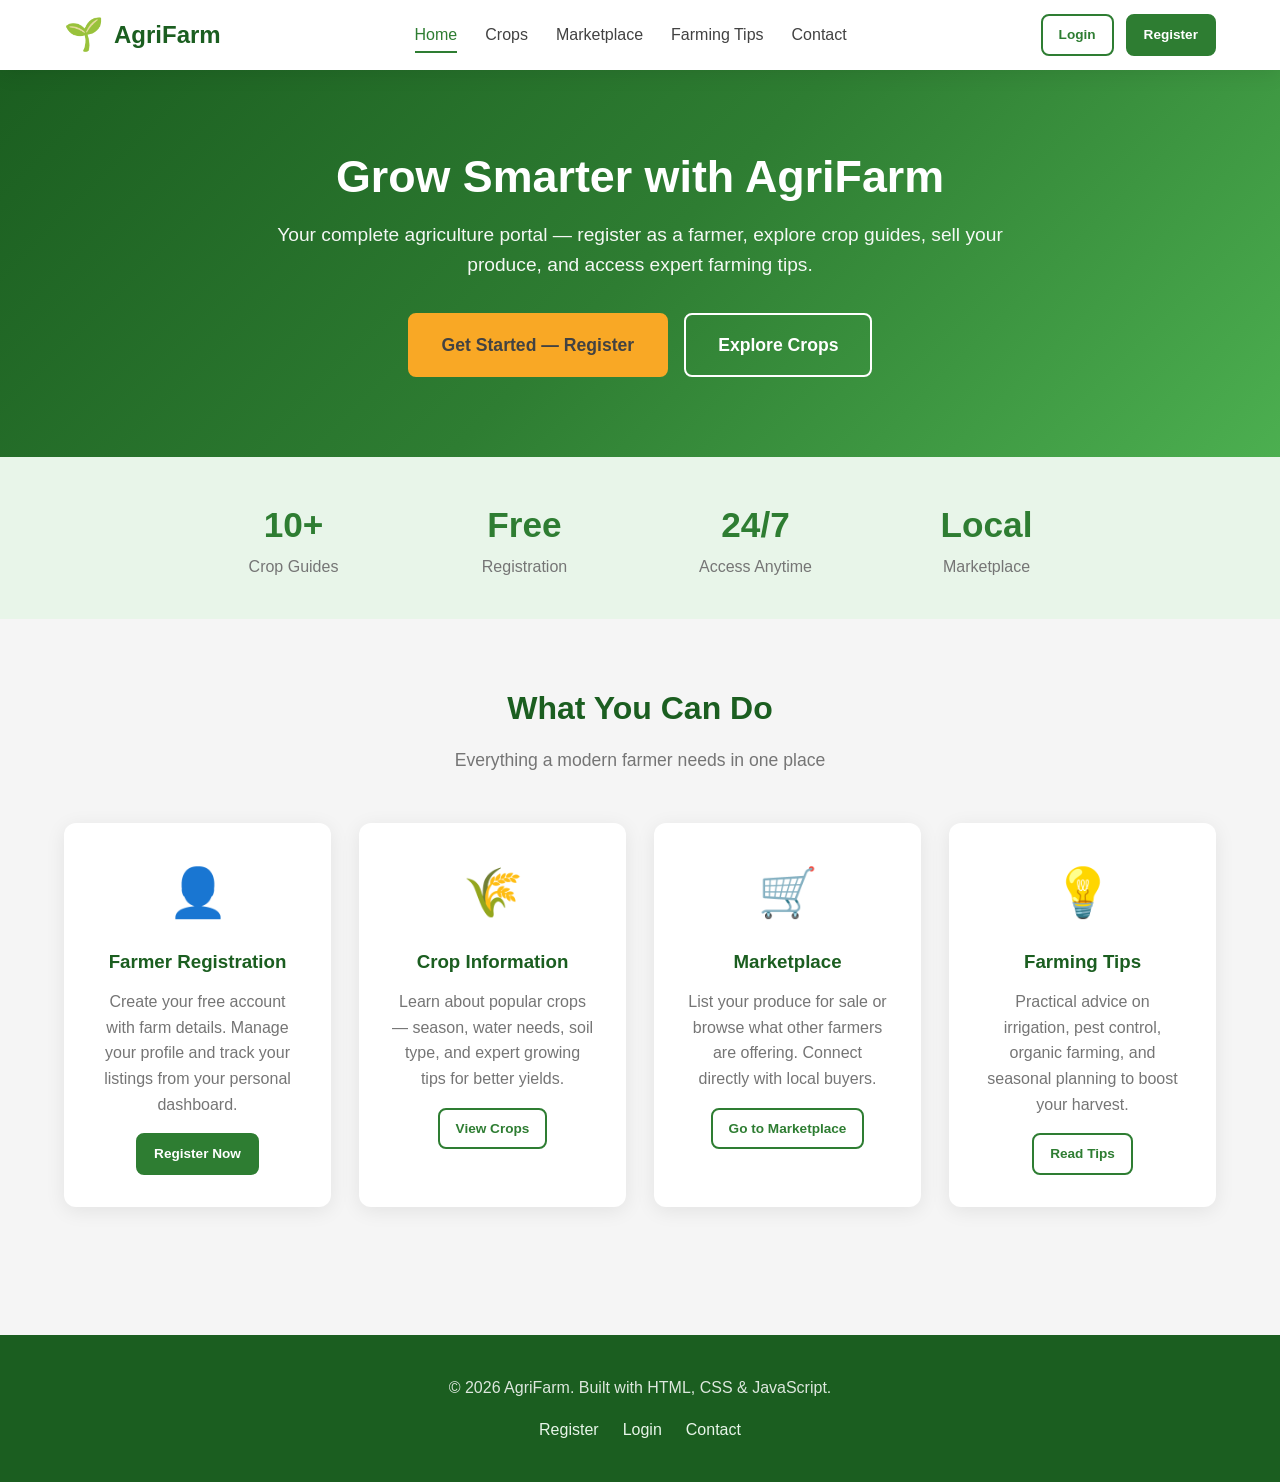
<file: index.html>
<!DOCTYPE html>
<html lang="en">
<head>
  <meta charset="UTF-8">
  <meta name="viewport" content="width=device-width, initial-scale=1.0">
  <title>AgriFarm - Smart Agriculture Portal</title>
  <link rel="stylesheet" href="css/styles.css">
</head>
<body>
  <nav class="navbar">
    <div class="nav-container">
      <a href="index.html" class="logo">
        <span class="logo-icon">🌱</span>
        AgriFarm
      </a>
      <ul class="nav-links">
        <li><a href="index.html" data-page="home" class="active">Home</a></li>
        <li><a href="crops.html" data-page="crops">Crops</a></li>
        <li><a href="marketplace.html" data-page="marketplace">Marketplace</a></li>
        <li><a href="tips.html" data-page="tips">Farming Tips</a></li>
        <li><a href="contact.html" data-page="contact">Contact</a></li>
      </ul>
      <div class="nav-auth" id="navAuth"></div>
    </div>
  </nav>

  <section class="hero">
    <div class="hero-content">
      <h1>Grow Smarter with AgriFarm</h1>
      <p>Your complete agriculture portal — register as a farmer, explore crop guides, sell your produce, and access expert farming tips.</p>
      <div class="hero-buttons">
        <a href="register.html" class="btn btn-primary btn-lg">Get Started — Register</a>
        <a href="crops.html" class="btn btn-outline btn-lg">Explore Crops</a>
      </div>
    </div>
  </section>

  <section class="stats-bar">
    <div class="stats-grid">
      <div class="stat-item">
        <h3>10+</h3>
        <p>Crop Guides</p>
      </div>
      <div class="stat-item">
        <h3>Free</h3>
        <p>Registration</p>
      </div>
      <div class="stat-item">
        <h3>24/7</h3>
        <p>Access Anytime</p>
      </div>
      <div class="stat-item">
        <h3>Local</h3>
        <p>Marketplace</p>
      </div>
    </div>
  </section>

  <section class="section">
    <h2 class="section-title">What You Can Do</h2>
    <p class="section-subtitle">Everything a modern farmer needs in one place</p>
    <div class="features-grid">
      <div class="feature-card">
        <div class="feature-icon">👤</div>
        <h3>Farmer Registration</h3>
        <p>Create your free account with farm details. Manage your profile and track your listings from your personal dashboard.</p>
        <a href="register.html" class="btn btn-primary btn-sm" style="margin-top:16px">Register Now</a>
      </div>
      <div class="feature-card">
        <div class="feature-icon">🌾</div>
        <h3>Crop Information</h3>
        <p>Learn about popular crops — season, water needs, soil type, and expert growing tips for better yields.</p>
        <a href="crops.html" class="btn btn-outline btn-sm" style="margin-top:16px">View Crops</a>
      </div>
      <div class="feature-card">
        <div class="feature-icon">🛒</div>
        <h3>Marketplace</h3>
        <p>List your produce for sale or browse what other farmers are offering. Connect directly with local buyers.</p>
        <a href="marketplace.html" class="btn btn-outline btn-sm" style="margin-top:16px">Go to Marketplace</a>
      </div>
      <div class="feature-card">
        <div class="feature-icon">💡</div>
        <h3>Farming Tips</h3>
        <p>Practical advice on irrigation, pest control, organic farming, and seasonal planning to boost your harvest.</p>
        <a href="tips.html" class="btn btn-outline btn-sm" style="margin-top:16px">Read Tips</a>
      </div>
    </div>
  </section>

  <footer class="footer">
    <p>&copy; 2026 AgriFarm. Built with HTML, CSS & JavaScript.</p>
    <div class="footer-links">
      <a href="register.html">Register</a>
      <a href="login.html">Login</a>
      <a href="contact.html">Contact</a>
    </div>
  </footer>

  <script src="js/config.js"></script>
  <script src="js/crops-google-data.js"></script>
  <script src="js/database.js"></script>
  <script src="js/auth.js"></script>
  <script src="js/app.js"></script>
  <script>setActiveNav('home');</script>
</body>
</html>
</file>
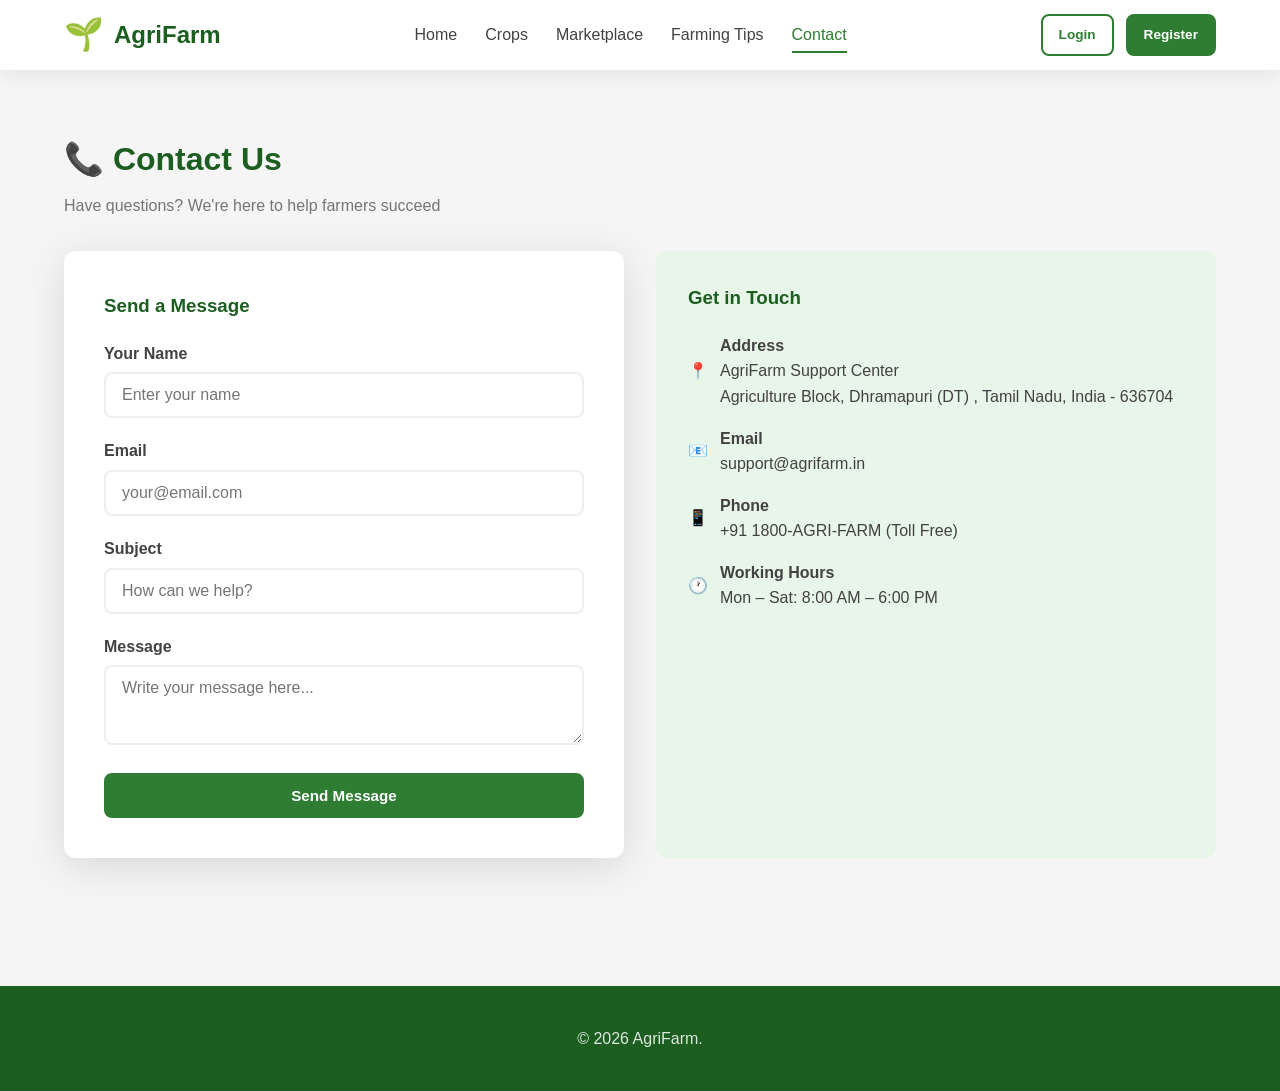
<file: contact.html>
<!DOCTYPE html>
<html lang="en">
<head>
  <meta charset="UTF-8">
  <meta name="viewport" content="width=device-width, initial-scale=1.0">
  <title>Contact - AgriFarm</title>
  <link rel="stylesheet" href="css/styles.css">
</head>
<body>
  <nav class="navbar">
    <div class="nav-container">
      <a href="index.html" class="logo">
        <span class="logo-icon">🌱</span>
        AgriFarm
      </a>
      <ul class="nav-links">
        <li><a href="index.html" data-page="home">Home</a></li>
        <li><a href="crops.html" data-page="crops">Crops</a></li>
        <li><a href="marketplace.html" data-page="marketplace">Marketplace</a></li>
        <li><a href="tips.html" data-page="tips">Farming Tips</a></li>
        <li><a href="contact.html" data-page="contact" class="active">Contact</a></li>
      </ul>
      <div class="nav-auth" id="navAuth"></div>
    </div>
  </nav>

  <section class="section">
    <h1 class="page-title">📞 Contact Us</h1>
    <p class="page-subtitle">Have questions? We're here to help farmers succeed</p>

    <div class="contact-grid">
      <div class="form-card">
        <h3 style="color:var(--green-dark); margin-bottom:20px">Send a Message</h3>
        <div id="contactMessage" class="message"></div>
        <form onsubmit="handleContact(event)">
          <div class="form-group">
            <label for="contactName">Your Name</label>
            <input type="text" id="contactName" placeholder="Enter your name" required>
          </div>
          <div class="form-group">
            <label for="contactEmail">Email</label>
            <input type="email" id="contactEmail" placeholder="your@email.com" required>
          </div>
          <div class="form-group">
            <label for="contactSubject">Subject</label>
            <input type="text" id="contactSubject" placeholder="How can we help?" required>
          </div>
          <div class="form-group">
            <label for="contactMessageText">Message</label>
            <textarea id="contactMessageText" placeholder="Write your message here..." required></textarea>
          </div>
          <button type="submit" class="btn btn-primary" style="width:100%">Send Message</button>
        </form>
      </div>

      <div class="contact-info">
        <h3>Get in Touch</h3>
        <div class="contact-item">
          <span>📍</span>
          <div>
            <strong>Address</strong><br>
            AgriFarm Support Center<br>
            Agriculture Block, Dhramapuri (DT) , Tamil Nadu, India - 636704
          </div>
        </div>
        <div class="contact-item">
          <span>📧</span>
          <div>
            <strong>Email</strong><br>
            support@agrifarm.in
          </div>
        </div>
        <div class="contact-item">
          <span>📱</span>
          <div>
            <strong>Phone</strong><br>
            +91 1800-AGRI-FARM (Toll Free)
          </div>
        </div>
        <div class="contact-item">
          <span>🕐</span>
          <div>
            <strong>Working Hours</strong><br>
            Mon – Sat: 8:00 AM – 6:00 PM
          </div>
        </div>
      </div>
    </div>
  </section>

  <footer class="footer">
    <p>&copy; 2026 AgriFarm.</p>
  </footer>

  <script src="js/config.js"></script>
  <script src="js/crops-google-data.js"></script>
  <script src="js/database.js"></script>
  <script src="js/auth.js"></script>
  <script src="js/app.js"></script>
  <script>
    setActiveNav('contact');

    function handleContact(event) {
      event.preventDefault();
      const msgEl = document.getElementById('contactMessage');
      msgEl.textContent = 'Thank you! Your message has been received. We will get back to you soon.';
      msgEl.className = 'message success';
      msgEl.style.display = 'block';
      event.target.reset();
    }
  </script>
</body>
</html>
</file>
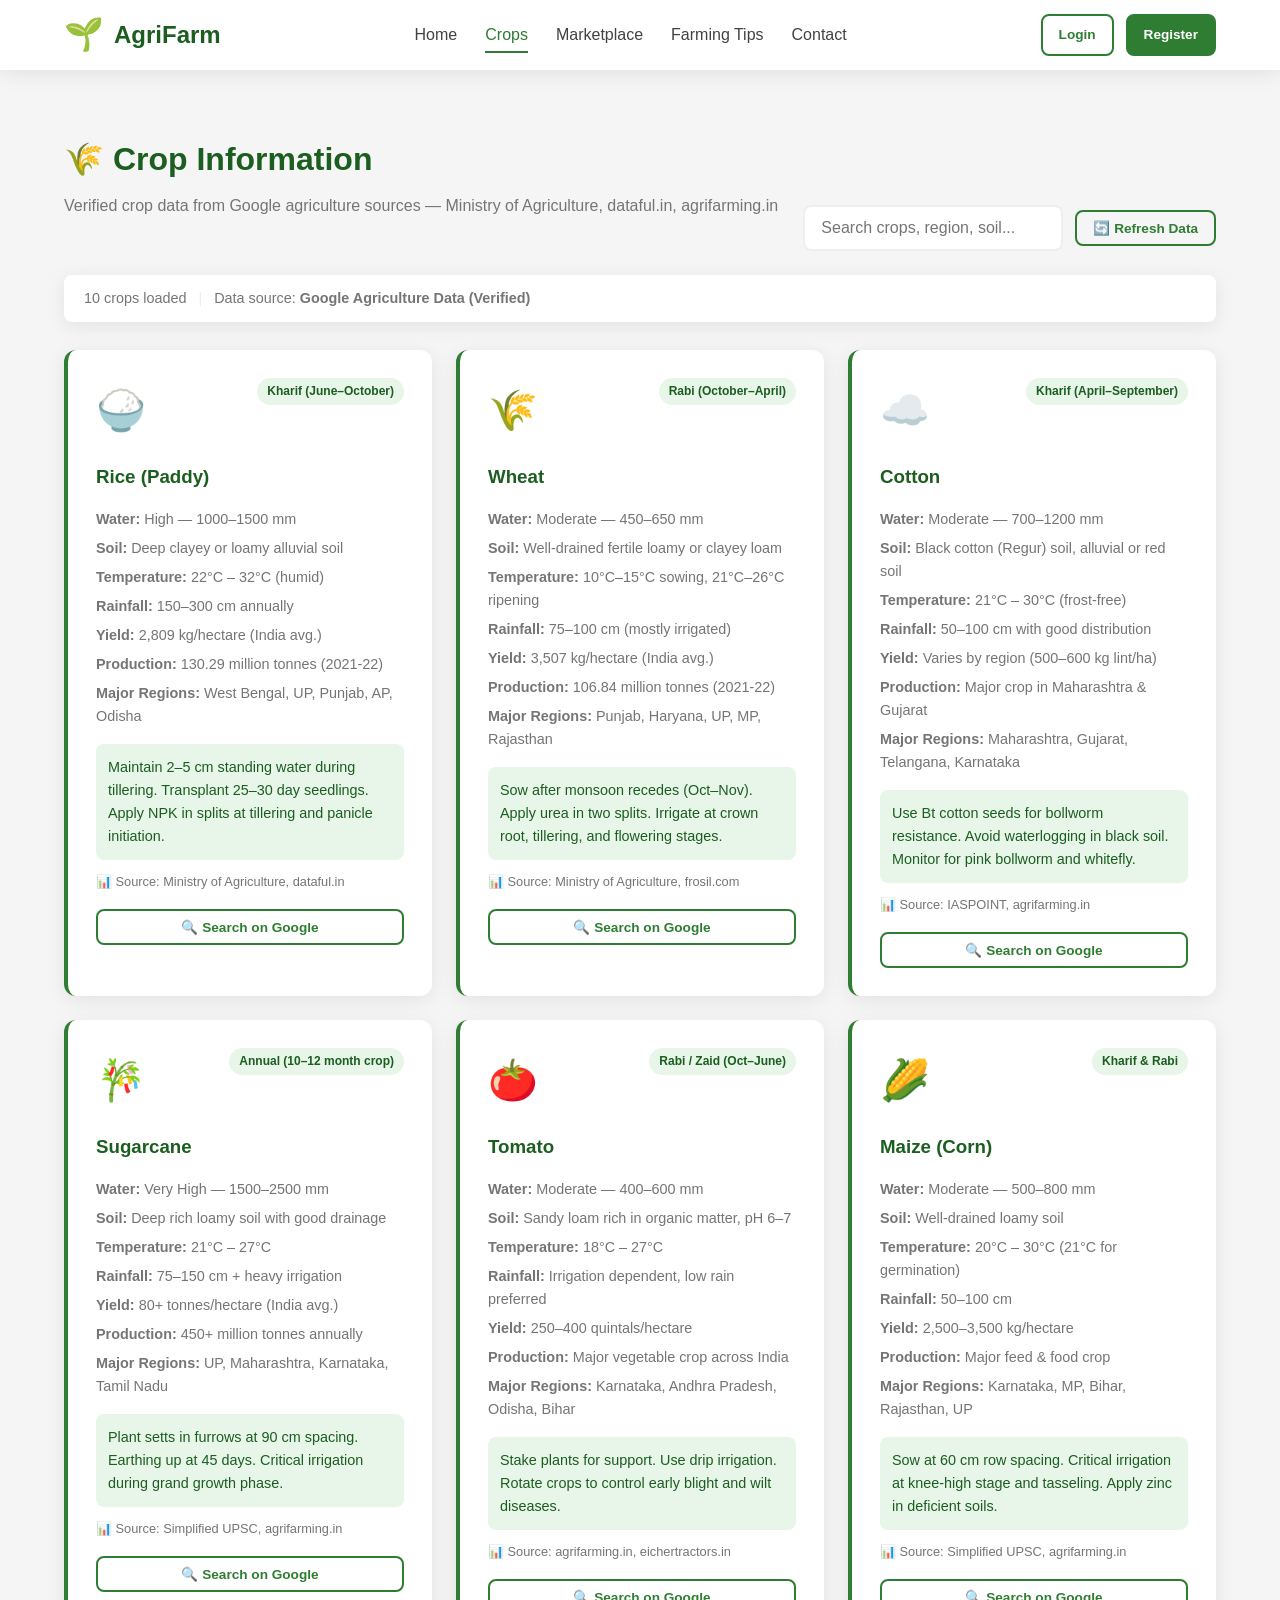
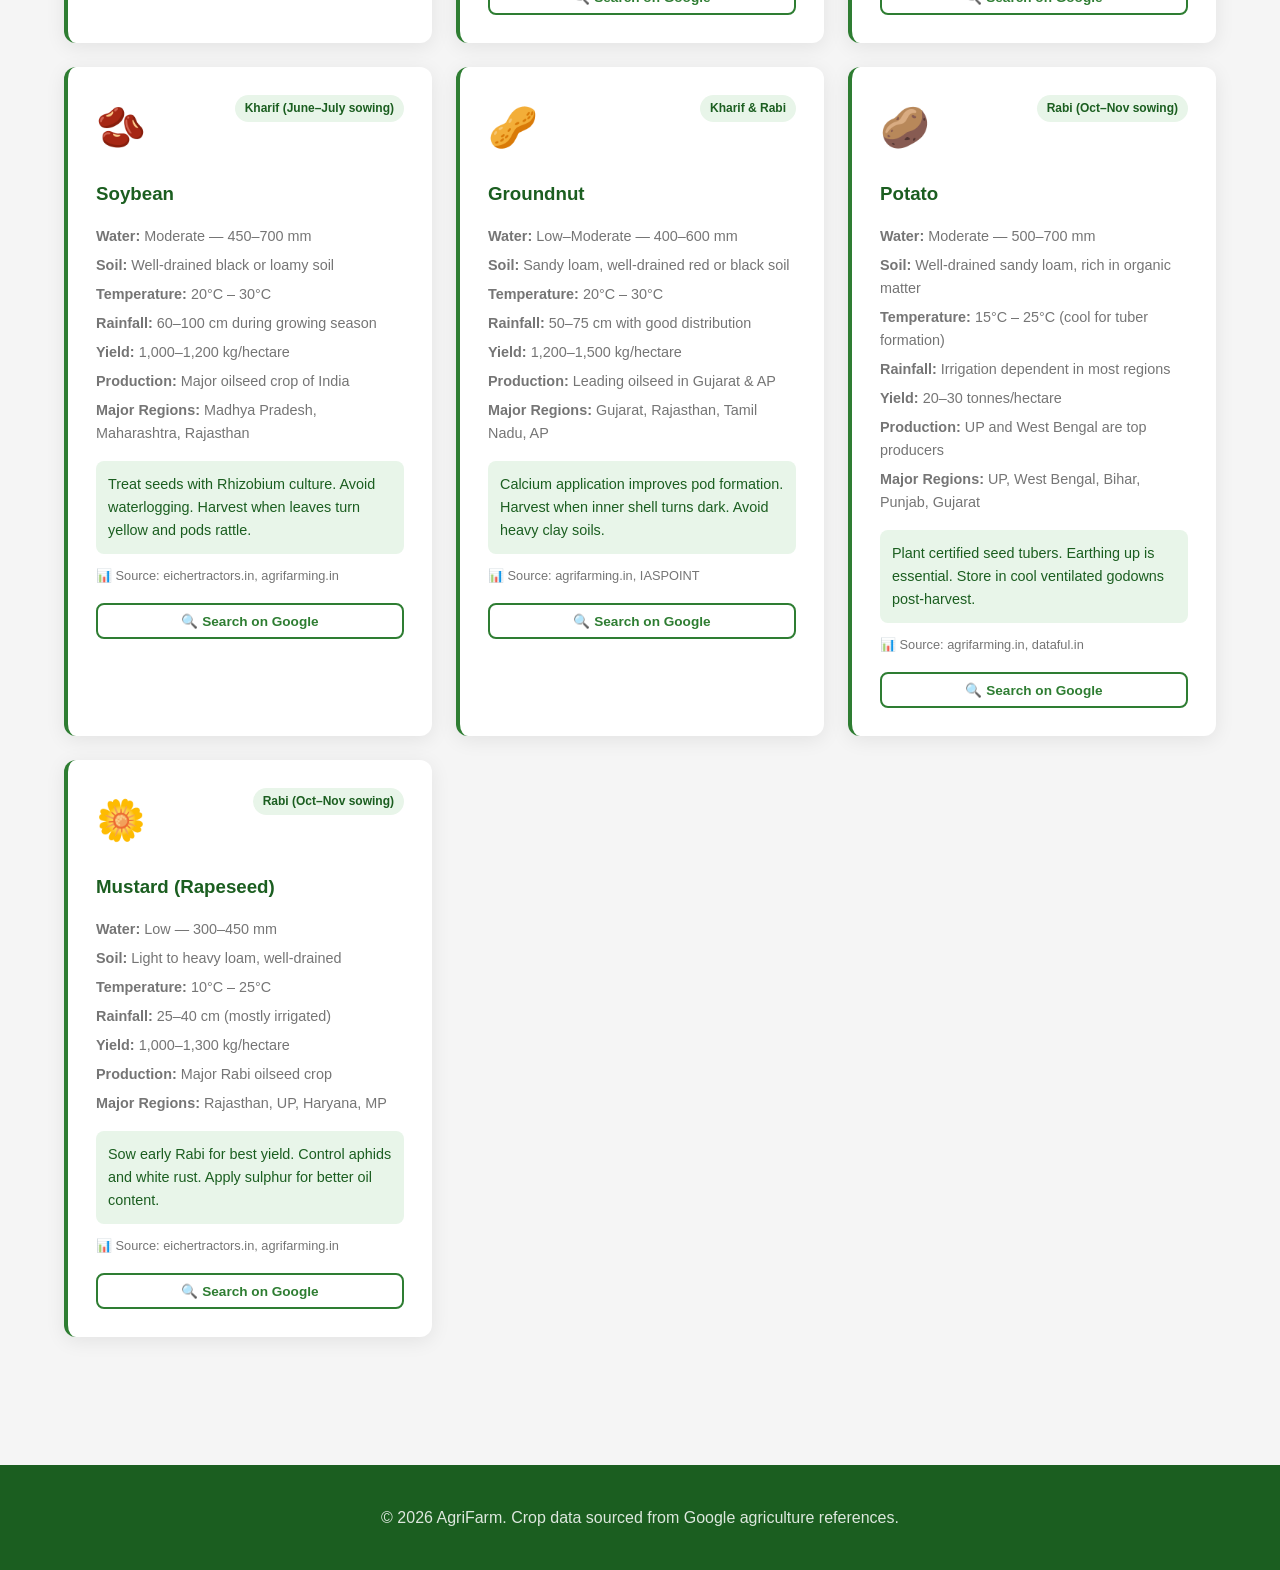
<file: crops.html>
<!DOCTYPE html>
<html lang="en">
<head>
  <meta charset="UTF-8">
  <meta name="viewport" content="width=device-width, initial-scale=1.0">
  <title>Crop Information - AgriFarm</title>
  <link rel="stylesheet" href="css/styles.css">
</head>
<body>
  <nav class="navbar">
    <div class="nav-container">
      <a href="index.html" class="logo">
        <span class="logo-icon">🌱</span>
        AgriFarm
      </a>
      <ul class="nav-links">
        <li><a href="index.html" data-page="home">Home</a></li>
        <li><a href="crops.html" data-page="crops" class="active">Crops</a></li>
        <li><a href="marketplace.html" data-page="marketplace">Marketplace</a></li>
        <li><a href="tips.html" data-page="tips">Farming Tips</a></li>
        <li><a href="contact.html" data-page="contact">Contact</a></li>
      </ul>
      <div class="nav-auth" id="navAuth"></div>
    </div>
  </nav>

  <section class="section">
    <div class="crops-page-header">
      <div>
        <h1 class="page-title">🌾 Crop Information</h1>
        <p class="page-subtitle">Verified crop data from Google agriculture sources — Ministry of Agriculture, dataful.in, agrifarming.in</p>
      </div>
      <div class="crops-toolbar">
        <input type="text" id="cropSearch" class="crop-search" placeholder="Search crops, region, soil..." oninput="filterCrops()">
        <button id="refreshCropsBtn" class="btn btn-outline btn-sm" onclick="refreshCropData()">🔄 Refresh Data</button>
      </div>
    </div>

    <div class="data-source-bar">
      <span id="cropCountBadge">Loading...</span>
      <span class="data-source-divider">|</span>
      <span>Data source: <strong id="cropDataSource">Google Agriculture Data</strong></span>
    </div>

    <div class="crops-grid" id="cropsGrid"></div>
  </section>

  <footer class="footer">
    <p>&copy; 2026 AgriFarm. Crop data sourced from Google agriculture references.</p>
  </footer>

  <script src="js/config.js"></script>
  <script src="js/crops-google-data.js"></script>
  <script src="js/database.js"></script>
  <script src="js/google-crops.js"></script>
  <script src="js/auth.js"></script>
  <script src="js/app.js"></script>
  <script>
    setActiveNav('crops');
    loadCrops();
  </script>
</body>
</html>
</file>
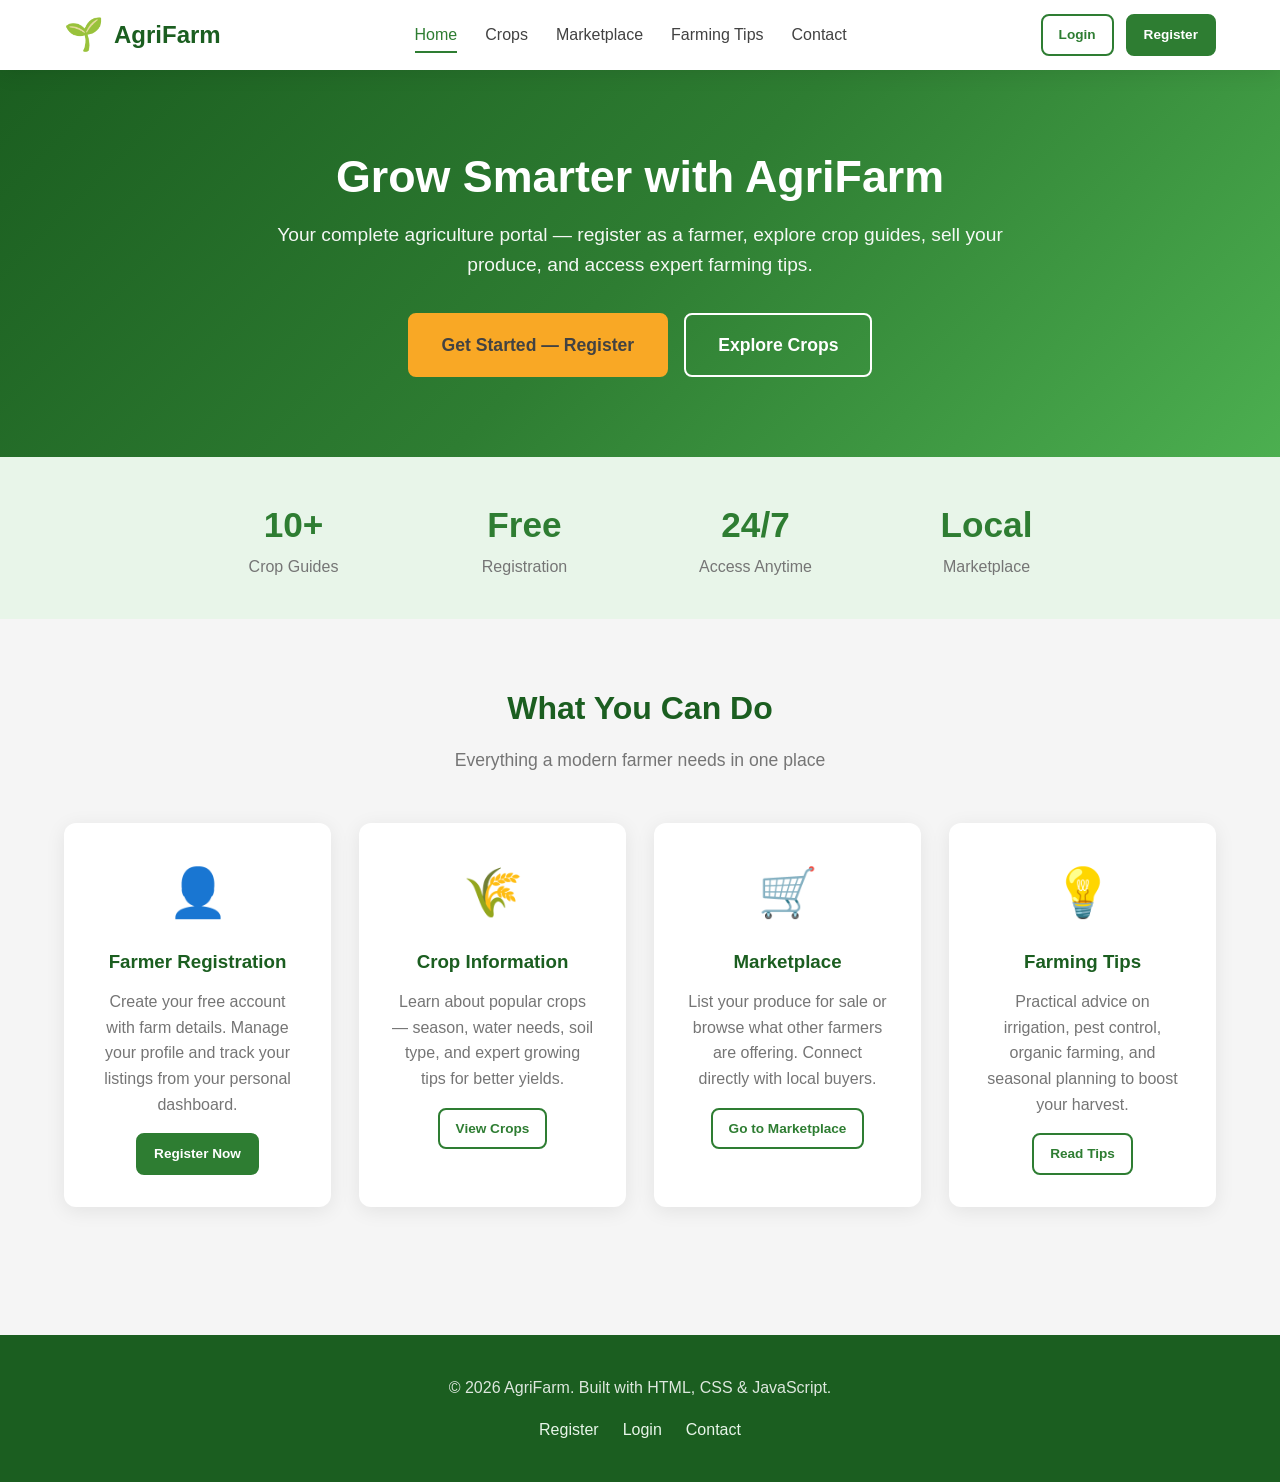
<file: dashboard.html>
<!DOCTYPE html>
<html lang="en">
<head>
  <meta charset="UTF-8">
  <meta name="viewport" content="width=device-width, initial-scale=1.0">
  <title>Dashboard - AgriFarm</title>
  <link rel="stylesheet" href="css/styles.css">
</head>
<body>
  <nav class="navbar">
    <div class="nav-container">
      <a href="index.html" class="logo">
        <span class="logo-icon">🌱</span>
        AgriFarm
      </a>
      <ul class="nav-links">
        <li><a href="index.html" data-page="home">Home</a></li>
        <li><a href="crops.html" data-page="crops">Crops</a></li>
        <li><a href="marketplace.html" data-page="marketplace">Marketplace</a></li>
        <li><a href="tips.html" data-page="tips">Farming Tips</a></li>
        <li><a href="contact.html" data-page="contact">Contact</a></li>
      </ul>
      <div class="nav-auth" id="navAuth"></div>
    </div>
  </nav>

  <section class="dashboard-header">
    <h1>👋 Welcome, <span id="userName"></span></h1>
    <p>Your personal farmer dashboard</p>
  </section>

  <section class="section">
    <div class="dashboard-grid">
      <div class="dashboard-card">
        <h3>📋 Your Profile</h3>
        <div class="profile-item"><span>Email</span><span id="userEmail"></span></div>
        <div class="profile-item"><span>Phone</span><span id="userPhone"></span></div>
        <div class="profile-item"><span>Location</span><span id="userLocation"></span></div>
        <div class="profile-item"><span>Farm Type</span><span id="userFarmType"></span></div>
        <div class="profile-item"><span>Member Since</span><span id="userRegistered"></span></div>
      </div>

      <div class="dashboard-card">
        <h3>📊 Quick Stats</h3>
        <p style="color:var(--gray-600); margin-bottom:12px">Your activity overview</p>
        <div class="profile-item">
          <span>Your Listings</span>
          <span class="stat-number" id="listingCount" style="font-size:1.5rem">0</span>
        </div>
        <div class="profile-item">
          <span>Available Crop Guides</span>
          <span class="stat-number" id="cropCount" style="font-size:1.5rem">0</span>
        </div>
        <a href="marketplace.html" class="btn btn-primary btn-sm" style="margin-top:16px">Add New Listing</a>
      </div>

      <div class="dashboard-card">
        <h3>🛒 Your Recent Listings</h3>
        <div id="myListings"></div>
      </div>
    </div>

    <div style="margin-top:48px">
      <h2 class="section-title">Quick Actions</h2>
      <div class="features-grid" style="margin-top:24px">
        <a href="crops.html" class="feature-card" style="text-decoration:none">
          <div class="feature-icon">🌾</div>
          <h3>Browse Crops</h3>
          <p>View crop guides and growing tips</p>
        </a>
        <a href="marketplace.html" class="feature-card" style="text-decoration:none">
          <div class="feature-icon">🛒</div>
          <h3>Marketplace</h3>
          <p>Sell or browse produce listings</p>
        </a>
        <a href="tips.html" class="feature-card" style="text-decoration:none">
          <div class="feature-icon">💡</div>
          <h3>Farming Tips</h3>
          <p>Expert advice for better yields</p>
        </a>
      </div>
    </div>
  </section>

  <footer class="footer">
    <p>&copy; 2026 AgriFarm.</p>
  </footer>

  <script src="js/config.js"></script>
  <script src="js/crops-google-data.js"></script>
  <script src="js/database.js"></script>
  <script src="js/auth.js"></script>
  <script src="js/app.js"></script>
  <script>loadDashboard();</script>
</body>
</html>
</file>
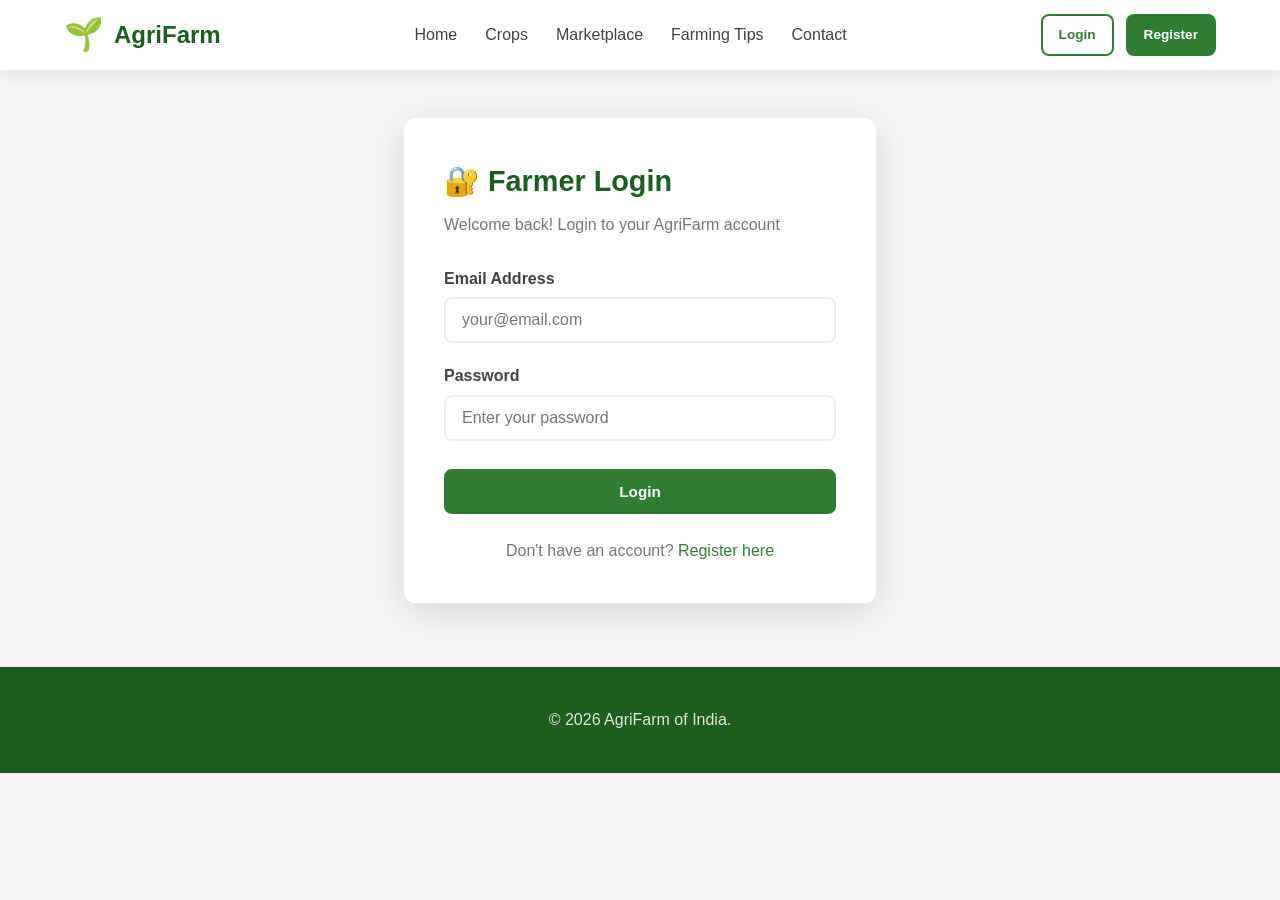
<file: login.html>
<!DOCTYPE html>
<html lang="en">
<head>
  <meta charset="UTF-8">
  <meta name="viewport" content="width=device-width, initial-scale=1.0">
  <title>Login - AgriFarm</title>
  <link rel="stylesheet" href="css/styles.css">
</head>
<body>
  <nav class="navbar">
    <div class="nav-container">
      <a href="index.html" class="logo">
        <span class="logo-icon">🌱</span>
        AgriFarm
      </a>
      <ul class="nav-links">
        <li><a href="index.html" data-page="home">Home</a></li>
        <li><a href="crops.html" data-page="crops">Crops</a></li>
        <li><a href="marketplace.html" data-page="marketplace">Marketplace</a></li>
        <li><a href="tips.html" data-page="tips">Farming Tips</a></li>
        <li><a href="contact.html" data-page="contact">Contact</a></li>
      </ul>
      <div class="nav-auth" id="navAuth"></div>
    </div>
  </nav>

  <div class="page-container">
    <div class="form-card">
      <h1>🔐 Farmer Login</h1>
      <p class="form-subtitle">Welcome back! Login to your AgriFarm account</p>

      <div id="loginMessage" class="message"></div>

      <form id="loginForm" onsubmit="handleLogin(event)">
        <div class="form-group">
          <label for="email">Email Address</label>
          <input type="email" id="email" placeholder="your@email.com" required>
        </div>

        <div class="form-group">
          <label for="password">Password</label>
          <input type="password" id="password" placeholder="Enter your password" required>
        </div>

        <button type="submit" class="btn btn-primary" style="width:100%; margin-top:8px">Login</button>
      </form>

      <p class="form-footer">
        Don't have an account? <a href="register.html">Register here</a>
      </p>
    </div>
  </div>

  <footer class="footer">
    <p>&copy; 2026 AgriFarm of India.</p>
  </footer>

  <script src="js/config.js"></script>
  <script src="js/crops-google-data.js"></script>
  <script src="js/database.js"></script>
  <script src="js/auth.js"></script>
  <script src="js/app.js"></script>
  <script>redirectIfLoggedIn();</script>
</body>
</html>
</file>
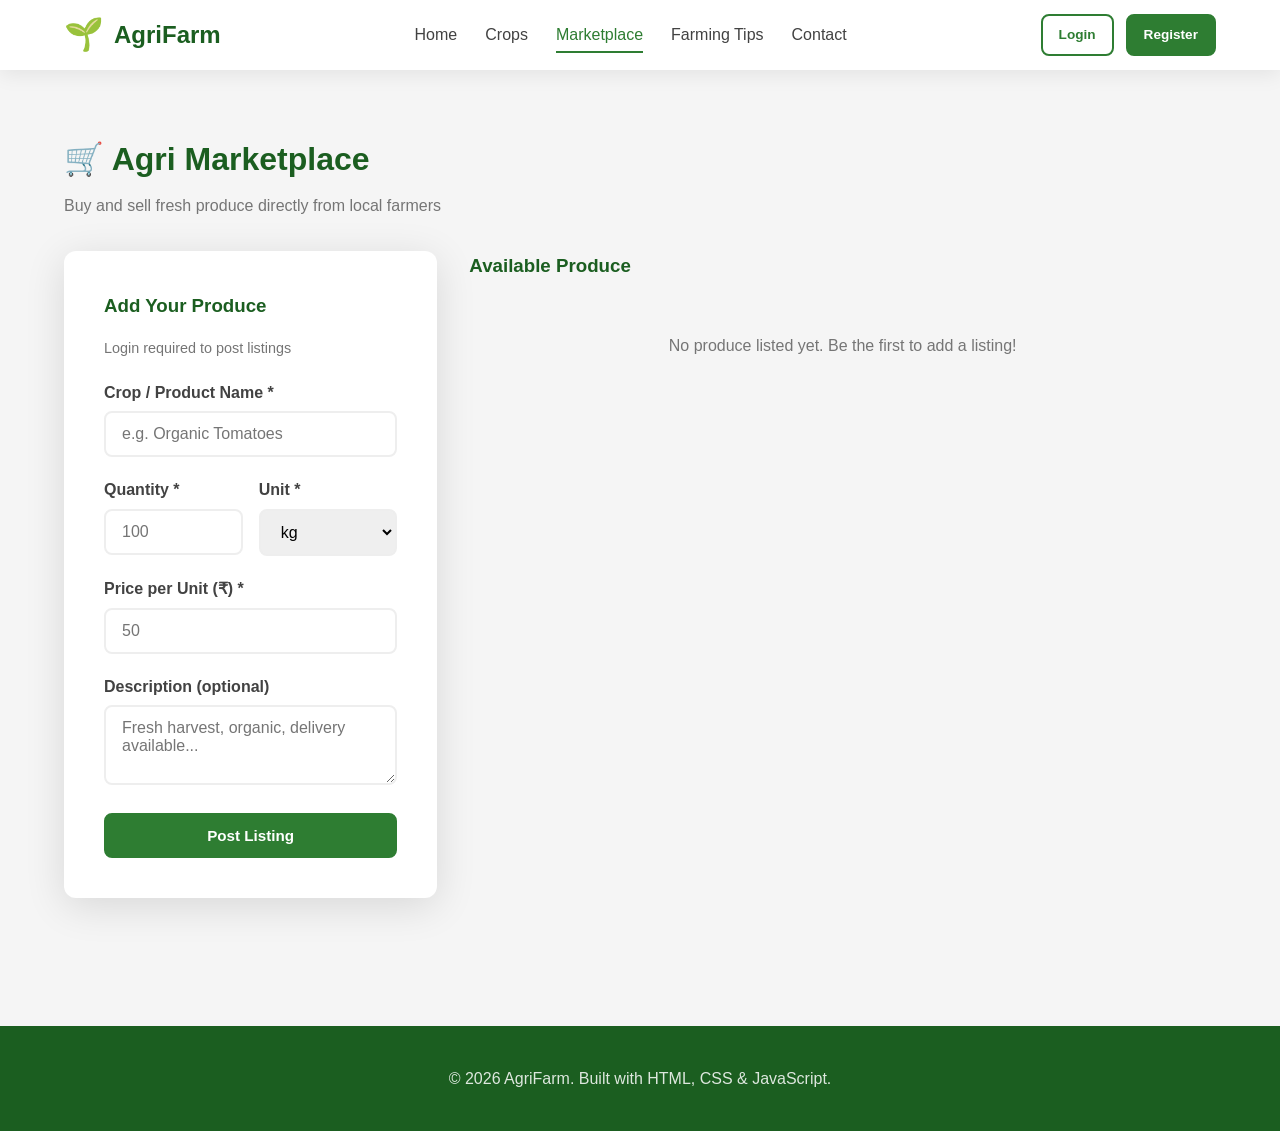
<file: marketplace.html>
<!DOCTYPE html>
<html lang="en">
<head>
  <meta charset="UTF-8">
  <meta name="viewport" content="width=device-width, initial-scale=1.0">
  <title>Marketplace - AgriFarm</title>
  <link rel="stylesheet" href="css/styles.css">
</head>
<body>
  <nav class="navbar">
    <div class="nav-container">
      <a href="index.html" class="logo">
        <span class="logo-icon">🌱</span>
        AgriFarm
      </a>
      <ul class="nav-links">
        <li><a href="index.html" data-page="home">Home</a></li>
        <li><a href="crops.html" data-page="crops">Crops</a></li>
        <li><a href="marketplace.html" data-page="marketplace" class="active">Marketplace</a></li>
        <li><a href="tips.html" data-page="tips">Farming Tips</a></li>
        <li><a href="contact.html" data-page="contact">Contact</a></li>
      </ul>
      <div class="nav-auth" id="navAuth"></div>
    </div>
  </nav>

  <section class="section">
    <h1 class="page-title">🛒 Agri Marketplace</h1>
    <p class="page-subtitle">Buy and sell fresh produce directly from local farmers</p>

    <div class="marketplace-layout">
      <div class="form-card">
        <h3 style="color:var(--green-dark); margin-bottom:16px">Add Your Produce</h3>
        <p style="color:var(--gray-600); font-size:0.9rem; margin-bottom:20px">Login required to post listings</p>

        <div id="listingMessage" class="message"></div>

        <form id="listingForm" onsubmit="handleAddListing(event)">
          <div class="form-group">
            <label for="cropName">Crop / Product Name *</label>
            <input type="text" id="cropName" placeholder="e.g. Organic Tomatoes" required>
          </div>

          <div class="form-row">
            <div class="form-group">
              <label for="quantity">Quantity *</label>
              <input type="number" id="quantity" placeholder="100" min="1" required>
            </div>
            <div class="form-group">
              <label for="unit">Unit *</label>
              <select id="unit" required>
                <option value="kg">kg</option>
                <option value="quintal">Quintal</option>
                <option value="ton">Ton</option>
                <option value="dozen">Dozen</option>
                <option value="piece">Piece</option>
              </select>
            </div>
          </div>

          <div class="form-group">
            <label for="price">Price per Unit (₹) *</label>
            <input type="number" id="price" placeholder="50" min="1" required>
          </div>

          <div class="form-group">
            <label for="description">Description (optional)</label>
            <textarea id="description" placeholder="Fresh harvest, organic, delivery available..."></textarea>
          </div>

          <button type="submit" class="btn btn-primary" style="width:100%">Post Listing</button>
        </form>
      </div>

      <div>
        <h3 style="color:var(--green-dark); margin-bottom:20px">Available Produce</h3>
        <div class="listings-grid" id="listingsGrid"></div>
      </div>
    </div>
  </section>

  <footer class="footer">
    <p>&copy; 2026 AgriFarm. Built with HTML, CSS & JavaScript.</p>
  </footer>

  <script src="js/config.js"></script>
  <script src="js/crops-google-data.js"></script>
  <script src="js/database.js"></script>
  <script src="js/auth.js"></script>
  <script src="js/app.js"></script>
  <script>
    setActiveNav('marketplace');
    loadMarketplace();
  </script>
</body>
</html>
</file>
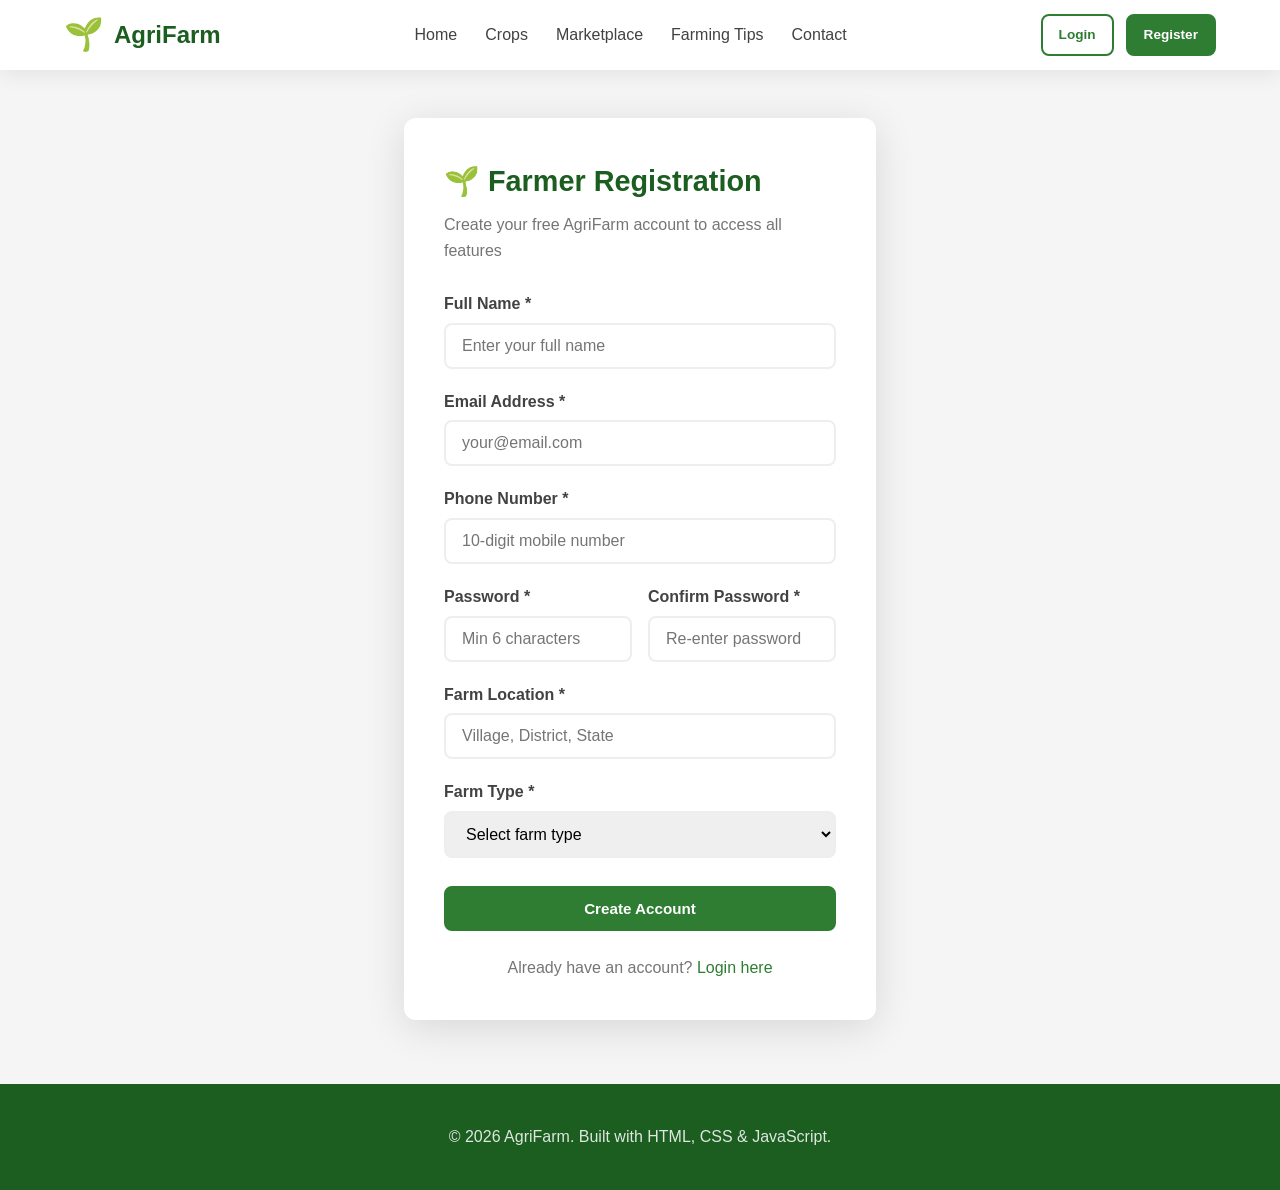
<file: register.html>
<!DOCTYPE html>
<html lang="en">
<head>
  <meta charset="UTF-8">
  <meta name="viewport" content="width=device-width, initial-scale=1.0">
  <title>Register - AgriFarm</title>
  <link rel="stylesheet" href="css/styles.css">
</head>
<body>
  <nav class="navbar">
    <div class="nav-container">
      <a href="index.html" class="logo">
        <span class="logo-icon">🌱</span>
        AgriFarm
      </a>
      <ul class="nav-links">
        <li><a href="index.html" data-page="home">Home</a></li>
        <li><a href="crops.html" data-page="crops">Crops</a></li>
        <li><a href="marketplace.html" data-page="marketplace">Marketplace</a></li>
        <li><a href="tips.html" data-page="tips">Farming Tips</a></li>
        <li><a href="contact.html" data-page="contact">Contact</a></li>
      </ul>
      <div class="nav-auth" id="navAuth"></div>
    </div>
  </nav>

  <div class="page-container">
    <div class="form-card">
      <h1>🌱 Farmer Registration</h1>
      <p class="form-subtitle">Create your free AgriFarm account to access all features</p>

      <div id="registerMessage" class="message"></div>

      <form id="registerForm" onsubmit="handleRegister(event)">
        <div class="form-group">
          <label for="name">Full Name *</label>
          <input type="text" id="name" placeholder="Enter your full name" required>
        </div>

        <div class="form-group">
          <label for="email">Email Address *</label>
          <input type="email" id="email" placeholder="your@email.com" required>
        </div>

        <div class="form-group">
          <label for="phone">Phone Number *</label>
          <input type="tel" id="phone" placeholder="10-digit mobile number" required>
        </div>

        <div class="form-row">
          <div class="form-group">
            <label for="password">Password *</label>
            <input type="password" id="password" placeholder="Min 6 characters" required>
          </div>
          <div class="form-group">
            <label for="confirmPassword">Confirm Password *</label>
            <input type="password" id="confirmPassword" placeholder="Re-enter password" required>
          </div>
        </div>

        <div class="form-group">
          <label for="location">Farm Location *</label>
          <input type="text" id="location" placeholder="Village, District, State" required>
        </div>

        <div class="form-group">
          <label for="farmType">Farm Type *</label>
          <select id="farmType" required>
            <option value="">Select farm type</option>
            <option value="Crop Farming">Crop Farming</option>
            <option value="Vegetable Farming">Vegetable Farming</option>
            <option value="Fruit Orchard">Fruit Orchard</option>
            <option value="Mixed Farming">Mixed Farming</option>
            <option value="Organic Farming">Organic Farming</option>
            <option value="Dairy + Crops">Dairy + Crops</option>
          </select>
        </div>

        <button type="submit" class="btn btn-primary" style="width:100%; margin-top:8px">Create Account</button>
      </form>

      <p class="form-footer">
        Already have an account? <a href="login.html">Login here</a>
      </p>
    </div>
  </div>

  <footer class="footer">
    <p>&copy; 2026 AgriFarm. Built with HTML, CSS & JavaScript.</p>
  </footer>

  <script src="js/config.js"></script>
  <script src="js/crops-google-data.js"></script>
  <script src="js/database.js"></script>
  <script src="js/auth.js"></script>
  <script src="js/app.js"></script>
  <script>redirectIfLoggedIn();</script>
</body>
</html>
</file>
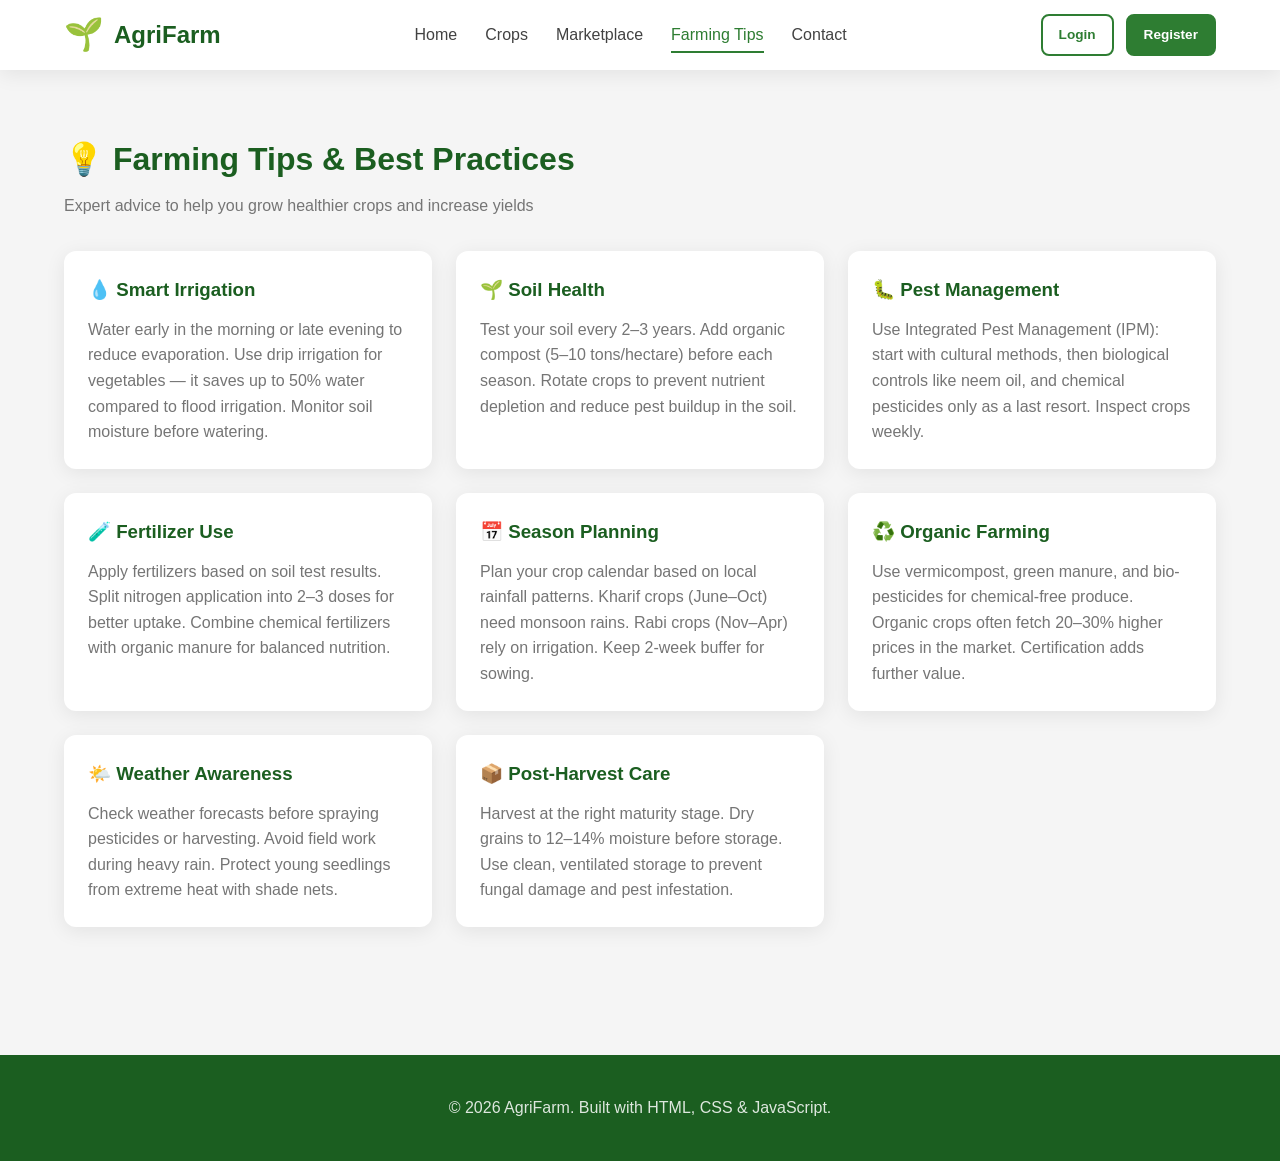
<file: tips.html>
<!DOCTYPE html>
<html lang="en">
<head>
  <meta charset="UTF-8">
  <meta name="viewport" content="width=device-width, initial-scale=1.0">
  <title>Farming Tips - AgriFarm</title>
  <link rel="stylesheet" href="css/styles.css">
</head>
<body>
  <nav class="navbar">
    <div class="nav-container">
      <a href="index.html" class="logo">
        <span class="logo-icon">🌱</span>
        AgriFarm
      </a>
      <ul class="nav-links">
        <li><a href="index.html" data-page="home">Home</a></li>
        <li><a href="crops.html" data-page="crops">Crops</a></li>
        <li><a href="marketplace.html" data-page="marketplace">Marketplace</a></li>
        <li><a href="tips.html" data-page="tips" class="active">Farming Tips</a></li>
        <li><a href="contact.html" data-page="contact">Contact</a></li>
      </ul>
      <div class="nav-auth" id="navAuth"></div>
    </div>
  </nav>

  <section class="section">
    <h1 class="page-title">💡 Farming Tips & Best Practices</h1>
    <p class="page-subtitle">Expert advice to help you grow healthier crops and increase yields</p>

    <div class="tips-grid">
      <div class="tip-card">
        <h3>💧 Smart Irrigation</h3>
        <p>Water early in the morning or late evening to reduce evaporation. Use drip irrigation for vegetables — it saves up to 50% water compared to flood irrigation. Monitor soil moisture before watering.</p>
      </div>
      <div class="tip-card">
        <h3>🌱 Soil Health</h3>
        <p>Test your soil every 2–3 years. Add organic compost (5–10 tons/hectare) before each season. Rotate crops to prevent nutrient depletion and reduce pest buildup in the soil.</p>
      </div>
      <div class="tip-card">
        <h3>🐛 Pest Management</h3>
        <p>Use Integrated Pest Management (IPM): start with cultural methods, then biological controls like neem oil, and chemical pesticides only as a last resort. Inspect crops weekly.</p>
      </div>
      <div class="tip-card">
        <h3>🧪 Fertilizer Use</h3>
        <p>Apply fertilizers based on soil test results. Split nitrogen application into 2–3 doses for better uptake. Combine chemical fertilizers with organic manure for balanced nutrition.</p>
      </div>
      <div class="tip-card">
        <h3>📅 Season Planning</h3>
        <p>Plan your crop calendar based on local rainfall patterns. Kharif crops (June–Oct) need monsoon rains. Rabi crops (Nov–Apr) rely on irrigation. Keep 2-week buffer for sowing.</p>
      </div>
      <div class="tip-card">
        <h3>♻️ Organic Farming</h3>
        <p>Use vermicompost, green manure, and bio-pesticides for chemical-free produce. Organic crops often fetch 20–30% higher prices in the market. Certification adds further value.</p>
      </div>
      <div class="tip-card">
        <h3>🌤️ Weather Awareness</h3>
        <p>Check weather forecasts before spraying pesticides or harvesting. Avoid field work during heavy rain. Protect young seedlings from extreme heat with shade nets.</p>
      </div>
      <div class="tip-card">
        <h3>📦 Post-Harvest Care</h3>
        <p>Harvest at the right maturity stage. Dry grains to 12–14% moisture before storage. Use clean, ventilated storage to prevent fungal damage and pest infestation.</p>
      </div>
    </div>
  </section>

  <footer class="footer">
    <p>&copy; 2026 AgriFarm. Built with HTML, CSS & JavaScript.</p>
  </footer>

  <script src="js/config.js"></script>
  <script src="js/crops-google-data.js"></script>
  <script src="js/database.js"></script>
  <script src="js/auth.js"></script>
  <script src="js/app.js"></script>
  <script>setActiveNav('tips');</script>
</body>
</html>
</file>
<file: css/styles.css>
/* AgriFarm - Agriculture Web App Styles */

:root {
  --green-dark: #1b5e20;
  --green-main: #2e7d32;
  --green-light: #4caf50;
  --green-pale: #e8f5e9;
  --earth-brown: #5d4037;
  --earth-tan: #d7ccc8;
  --gold: #f9a825;
  --white: #ffffff;
  --gray-100: #f5f5f5;
  --gray-200: #eeeeee;
  --gray-600: #757575;
  --gray-800: #424242;
  --shadow: 0 4px 20px rgba(0, 0, 0, 0.08);
  --shadow-lg: 0 8px 40px rgba(0, 0, 0, 0.12);
  --radius: 12px;
  --radius-sm: 8px;
}

* {
  margin: 0;
  padding: 0;
  box-sizing: border-box;
}

body {
  font-family: 'Segoe UI', Tahoma, Geneva, Verdana, sans-serif;
  line-height: 1.6;
  color: var(--gray-800);
  background: var(--gray-100);
  min-height: 100vh;
}

a {
  color: var(--green-main);
  text-decoration: none;
}

a:hover {
  text-decoration: underline;
}

/* Navigation */
.navbar {
  background: var(--white);
  box-shadow: var(--shadow);
  position: sticky;
  top: 0;
  z-index: 100;
}

.nav-container {
  max-width: 1200px;
  margin: 0 auto;
  padding: 0 24px;
  display: flex;
  align-items: center;
  justify-content: space-between;
  height: 70px;
}

.logo {
  display: flex;
  align-items: center;
  gap: 10px;
  font-size: 1.5rem;
  font-weight: 700;
  color: var(--green-dark);
  text-decoration: none;
}

.logo:hover {
  text-decoration: none;
}

.logo-icon {
  font-size: 2rem;
}

.nav-links {
  display: flex;
  gap: 28px;
  list-style: none;
}

.nav-links a {
  color: var(--gray-800);
  font-weight: 500;
  text-decoration: none;
  padding: 8px 0;
  border-bottom: 2px solid transparent;
  transition: all 0.2s;
}

.nav-links a:hover,
.nav-links a.active {
  color: var(--green-main);
  border-bottom-color: var(--green-main);
  text-decoration: none;
}

.nav-auth {
  display: flex;
  align-items: center;
  gap: 12px;
}

.nav-user {
  color: var(--gray-600);
  font-size: 0.9rem;
}

/* Buttons */
.btn {
  display: inline-block;
  padding: 12px 24px;
  border-radius: var(--radius-sm);
  font-weight: 600;
  font-size: 0.95rem;
  cursor: pointer;
  border: 2px solid transparent;
  transition: all 0.2s;
  text-decoration: none;
  text-align: center;
}

.btn:hover {
  text-decoration: none;
  transform: translateY(-1px);
}

.btn-primary {
  background: var(--green-main);
  color: var(--white);
  border-color: var(--green-main);
}

.btn-primary:hover {
  background: var(--green-dark);
  border-color: var(--green-dark);
  color: var(--white);
}

.btn-outline {
  background: transparent;
  color: var(--green-main);
  border-color: var(--green-main);
}

.btn-outline:hover {
  background: var(--green-pale);
  color: var(--green-dark);
}

.btn-danger {
  background: #c62828;
  color: var(--white);
  border-color: #c62828;
}

.btn-danger:hover {
  background: #b71c1c;
}

.btn-sm {
  padding: 8px 16px;
  font-size: 0.85rem;
}

.btn-lg {
  padding: 16px 32px;
  font-size: 1.1rem;
}

/* Hero Section */
.hero {
  background: linear-gradient(135deg, var(--green-dark) 0%, var(--green-main) 50%, var(--green-light) 100%);
  color: var(--white);
  padding: 80px 24px;
  text-align: center;
}

.hero-content {
  max-width: 800px;
  margin: 0 auto;
}

.hero h1 {
  font-size: 2.8rem;
  margin-bottom: 16px;
  line-height: 1.2;
}

.hero p {
  font-size: 1.2rem;
  opacity: 0.95;
  margin-bottom: 32px;
}

.hero-buttons {
  display: flex;
  gap: 16px;
  justify-content: center;
  flex-wrap: wrap;
}

.hero .btn-outline {
  color: var(--white);
  border-color: var(--white);
}

.hero .btn-outline:hover {
  background: rgba(255, 255, 255, 0.15);
  color: var(--white);
}

.hero .btn-primary {
  background: var(--gold);
  border-color: var(--gold);
  color: var(--gray-800);
}

.hero .btn-primary:hover {
  background: #f57f17;
  border-color: #f57f17;
}

/* Features Section */
.section {
  padding: 64px 24px;
  max-width: 1200px;
  margin: 0 auto;
}

.section-title {
  text-align: center;
  font-size: 2rem;
  color: var(--green-dark);
  margin-bottom: 12px;
}

.section-subtitle {
  text-align: center;
  color: var(--gray-600);
  margin-bottom: 48px;
  font-size: 1.1rem;
}

.features-grid {
  display: grid;
  grid-template-columns: repeat(auto-fit, minmax(260px, 1fr));
  gap: 28px;
}

.feature-card {
  background: var(--white);
  padding: 32px;
  border-radius: var(--radius);
  box-shadow: var(--shadow);
  text-align: center;
  transition: transform 0.2s, box-shadow 0.2s;
}

.feature-card:hover {
  transform: translateY(-4px);
  box-shadow: var(--shadow-lg);
}

.feature-icon {
  font-size: 3rem;
  margin-bottom: 16px;
}

.feature-card h3 {
  color: var(--green-dark);
  margin-bottom: 12px;
}

.feature-card p {
  color: var(--gray-600);
}

/* Stats Bar */
.stats-bar {
  background: var(--green-pale);
  padding: 40px 24px;
}

.stats-grid {
  max-width: 900px;
  margin: 0 auto;
  display: grid;
  grid-template-columns: repeat(auto-fit, minmax(180px, 1fr));
  gap: 24px;
  text-align: center;
}

.stat-item h3 {
  font-size: 2.2rem;
  color: var(--green-main);
}

.stat-item p {
  color: var(--gray-600);
}

/* Forms */
.page-container {
  max-width: 520px;
  margin: 48px auto;
  padding: 0 24px;
}

.page-container.wide {
  max-width: 1200px;
}

.form-card {
  background: var(--white);
  padding: 40px;
  border-radius: var(--radius);
  box-shadow: var(--shadow-lg);
}

.form-card h1 {
  color: var(--green-dark);
  margin-bottom: 8px;
  font-size: 1.8rem;
}

.form-subtitle {
  color: var(--gray-600);
  margin-bottom: 28px;
}

.form-group {
  margin-bottom: 20px;
}

.form-group label {
  display: block;
  margin-bottom: 6px;
  font-weight: 600;
  color: var(--gray-800);
}

.form-group input,
.form-group select,
.form-group textarea {
  width: 100%;
  padding: 12px 16px;
  border: 2px solid var(--gray-200);
  border-radius: var(--radius-sm);
  font-size: 1rem;
  font-family: inherit;
  transition: border-color 0.2s;
}

.form-group input:focus,
.form-group select:focus,
.form-group textarea:focus {
  outline: none;
  border-color: var(--green-main);
}

.form-group textarea {
  resize: vertical;
  min-height: 80px;
}

.form-row {
  display: grid;
  grid-template-columns: 1fr 1fr;
  gap: 16px;
}

.form-footer {
  text-align: center;
  margin-top: 24px;
  color: var(--gray-600);
}

.message {
  padding: 12px 16px;
  border-radius: var(--radius-sm);
  margin-bottom: 20px;
  display: none;
}

.message.error {
  background: #ffebee;
  color: #c62828;
  border: 1px solid #ef9a9a;
}

.message.success {
  background: var(--green-pale);
  color: var(--green-dark);
  border: 1px solid var(--green-light);
}

/* Dashboard */
.dashboard-header {
  background: linear-gradient(135deg, var(--green-dark), var(--green-main));
  color: var(--white);
  padding: 48px 24px;
}

.dashboard-header h1 {
  max-width: 1200px;
  margin: 0 auto 8px;
  font-size: 2rem;
}

.dashboard-header p {
  max-width: 1200px;
  margin: 0 auto;
  opacity: 0.9;
}

.dashboard-grid {
  display: grid;
  grid-template-columns: repeat(auto-fit, minmax(280px, 1fr));
  gap: 24px;
  margin-top: -32px;
  position: relative;
  z-index: 1;
}

.dashboard-card {
  background: var(--white);
  padding: 28px;
  border-radius: var(--radius);
  box-shadow: var(--shadow);
}

.dashboard-card h3 {
  color: var(--green-dark);
  margin-bottom: 16px;
  font-size: 1.1rem;
}

.profile-item {
  display: flex;
  justify-content: space-between;
  padding: 10px 0;
  border-bottom: 1px solid var(--gray-200);
}

.profile-item:last-child {
  border-bottom: none;
}

.profile-item span:first-child {
  color: var(--gray-600);
  font-weight: 500;
}

.stat-number {
  font-size: 2.5rem;
  font-weight: 700;
  color: var(--green-main);
}

.listing-mini {
  padding: 10px 0;
  border-bottom: 1px solid var(--gray-200);
  font-size: 0.95rem;
}

.listing-mini:last-child {
  border-bottom: none;
}

/* Crops Grid */
.crops-grid {
  display: grid;
  grid-template-columns: repeat(auto-fit, minmax(300px, 1fr));
  gap: 24px;
}

.crop-card {
  background: var(--white);
  padding: 28px;
  border-radius: var(--radius);
  box-shadow: var(--shadow);
  border-left: 4px solid var(--green-main);
}

.crop-icon {
  font-size: 2.5rem;
  margin-bottom: 12px;
}

.crop-card h3 {
  color: var(--green-dark);
  margin-bottom: 16px;
}

.crop-card-header {
  display: flex;
  justify-content: space-between;
  align-items: flex-start;
  margin-bottom: 8px;
}

.crop-badge {
  background: var(--green-pale);
  color: var(--green-dark);
  font-size: 0.75rem;
  font-weight: 600;
  padding: 4px 10px;
  border-radius: 20px;
  white-space: nowrap;
}

.crop-source {
  font-size: 0.8rem;
  color: var(--gray-600);
  margin-top: 12px;
  margin-bottom: 12px;
}

.google-btn {
  width: 100%;
  margin-top: 4px;
}

.crops-page-header {
  display: flex;
  justify-content: space-between;
  align-items: flex-end;
  gap: 24px;
  flex-wrap: wrap;
  margin-bottom: 24px;
}

.crops-toolbar {
  display: flex;
  gap: 12px;
  align-items: center;
  flex-wrap: wrap;
}

.crop-search {
  padding: 12px 16px;
  border: 2px solid var(--gray-200);
  border-radius: var(--radius-sm);
  font-size: 1rem;
  min-width: 260px;
  font-family: inherit;
}

.crop-search:focus {
  outline: none;
  border-color: var(--green-main);
}

.data-source-bar {
  background: var(--white);
  padding: 12px 20px;
  border-radius: var(--radius-sm);
  box-shadow: var(--shadow);
  margin-bottom: 28px;
  font-size: 0.9rem;
  color: var(--gray-600);
  display: flex;
  gap: 12px;
  flex-wrap: wrap;
  align-items: center;
}

.data-source-divider {
  color: var(--gray-200);
}

.loading-state {
  text-align: center;
  padding: 64px 24px;
  color: var(--gray-600);
}

.spinner {
  width: 40px;
  height: 40px;
  border: 4px solid var(--green-pale);
  border-top-color: var(--green-main);
  border-radius: 50%;
  animation: spin 0.8s linear infinite;
  margin: 0 auto 16px;
}

@keyframes spin {
  to { transform: rotate(360deg); }
}

.crop-details p {
  font-size: 0.9rem;
  margin-bottom: 6px;
  color: var(--gray-600);
}

.crop-tip {
  margin-top: 16px;
  padding: 12px;
  background: var(--green-pale);
  border-radius: var(--radius-sm);
  font-size: 0.9rem;
  color: var(--green-dark);
}

/* Marketplace */
.marketplace-layout {
  display: grid;
  grid-template-columns: 1fr 2fr;
  gap: 32px;
  align-items: start;
}

@media (max-width: 768px) {
  .marketplace-layout {
    grid-template-columns: 1fr;
  }
}

.listings-grid {
  display: grid;
  grid-template-columns: repeat(auto-fit, minmax(280px, 1fr));
  gap: 20px;
}

.listing-card {
  background: var(--white);
  padding: 24px;
  border-radius: var(--radius);
  box-shadow: var(--shadow);
}

.listing-header {
  display: flex;
  justify-content: space-between;
  align-items: center;
  margin-bottom: 12px;
}

.listing-header h3 {
  color: var(--green-dark);
}

.price {
  background: var(--green-pale);
  color: var(--green-dark);
  padding: 4px 12px;
  border-radius: 20px;
  font-weight: 700;
}

.listing-qty {
  font-weight: 600;
  margin-bottom: 8px;
}

.listing-seller,
.listing-location {
  color: var(--gray-600);
  font-size: 0.9rem;
  margin-bottom: 4px;
}

.listing-desc {
  margin-top: 12px;
  font-size: 0.9rem;
  color: var(--gray-600);
}

/* Tips Section */
.tips-grid {
  display: grid;
  grid-template-columns: repeat(auto-fit, minmax(280px, 1fr));
  gap: 24px;
}

.tip-card {
  background: var(--white);
  padding: 24px;
  border-radius: var(--radius);
  box-shadow: var(--shadow);
}

.tip-card h3 {
  color: var(--green-dark);
  margin-bottom: 12px;
}

.tip-card p {
  color: var(--gray-600);
}

/* Contact */
.contact-grid {
  display: grid;
  grid-template-columns: 1fr 1fr;
  gap: 32px;
}

@media (max-width: 768px) {
  .contact-grid {
    grid-template-columns: 1fr;
  }
}

.contact-info {
  background: var(--green-pale);
  padding: 32px;
  border-radius: var(--radius);
}

.contact-info h3 {
  color: var(--green-dark);
  margin-bottom: 20px;
}

.contact-item {
  display: flex;
  gap: 12px;
  margin-bottom: 16px;
  align-items: center;
}

/* Footer */
.footer {
  background: var(--green-dark);
  color: var(--white);
  padding: 40px 24px;
  margin-top: 64px;
  text-align: center;
}

.footer p {
  opacity: 0.85;
}

.footer-links {
  margin-top: 16px;
  display: flex;
  gap: 24px;
  justify-content: center;
}

.footer-links a {
  color: var(--green-pale);
}

/* Utilities */
.empty-text {
  color: var(--gray-600);
  text-align: center;
  padding: 32px;
}

.full-width {
  grid-column: 1 / -1;
}

.page-title {
  font-size: 2rem;
  color: var(--green-dark);
  margin-bottom: 8px;
}

.page-subtitle {
  color: var(--gray-600);
  margin-bottom: 32px;
}

/* Mobile Menu */
@media (max-width: 768px) {
  .nav-links {
    display: none;
  }

  .hero h1 {
    font-size: 2rem;
  }

  .form-row {
    grid-template-columns: 1fr;
  }

  .form-card {
    padding: 28px 20px;
  }
}
</file>
